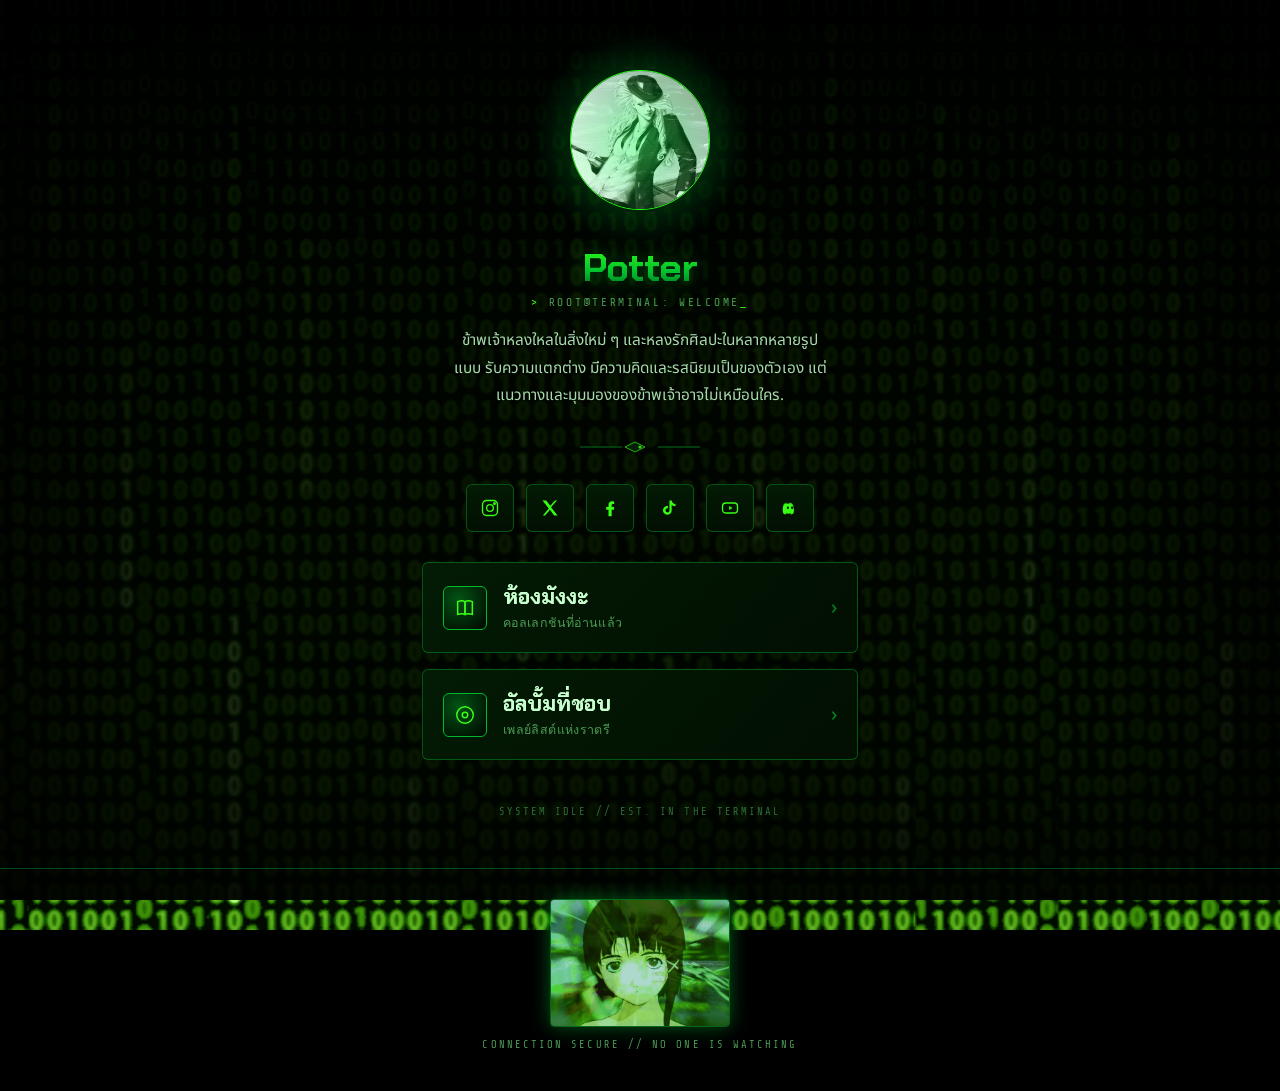
<file: index.html>
<!DOCTYPE html>
<html lang="th">
<head>
<meta charset="UTF-8">
<meta name="viewport" content="width=device-width, initial-scale=1.0">
<title>~/terminal · Link in Bio</title>
<link rel="preconnect" href="https://fonts.googleapis.com">
<link href="https://fonts.googleapis.com/css2?family=Chakra+Petch:wght@400;500;600;700&family=Share+Tech+Mono&family=Noto+Sans+Thai:wght@400;500;600;700&display=swap" rel="stylesheet">
<link rel="stylesheet" href="style.css">
</head>
<body>

<div class="embers" id="embers"></div>
<div class="vignette"></div>
<div class="scanlines"></div>

<div class="doors" id="doors">
  <div class="door l"><div class="cross"></div></div>
  <div class="door r"><div class="cross"></div></div>
</div>

<div class="wrap">

  <!-- ============ HOME ============ -->
  <section class="page active" id="home">
    <div class="frame">
      <div class="glow"></div>
      <div class="avatar">
        <img id="profile-img" src="" alt="Profile">
      </div>
    </div>

    <h1 class="name">Potter</h1>
    <div class="tagline">root@terminal: welcome</div>
    <p class="bio">ข้าพเจ้าหลงใหลในสิ่งใหม่ ๆ และหลงรักศิลปะในหลากหลายรูปแบบ รับความแตกต่าง มีความคิดและรสนิยมเป็นของตัวเอง แต่แนวทางและมุมมองของข้าพเจ้าอาจไม่เหมือนใคร.</p>

    <div class="divider">
      <svg viewBox="0 0 120 22" fill="none" xmlns="http://www.w3.org/2000/svg">
        <line x1="0" y1="11" x2="42" y2="11" stroke="#00ff41" stroke-opacity="0.5"/>
        <line x1="78" y1="11" x2="120" y2="11" stroke="#00ff41" stroke-opacity="0.5"/>
        <path d="M55 6 L65 11 L55 16 L45 11 Z" fill="#04250a" stroke="#39ff14" stroke-width="0.8"/>
        <circle cx="60" cy="11" r="1.6" fill="#39ff14"/>
      </svg>
    </div>

    <div class="socials">
      <a class="social-btn" href="https://www.instagram.com/dextersken.fromhell.th.com.ded/" aria-label="Instagram" title="Instagram">
        <svg viewBox="0 0 24 24" fill="none" stroke="currentColor" stroke-width="1.6"><rect x="3" y="3" width="18" height="18" rx="5"/><circle cx="12" cy="12" r="4"/><circle cx="17.4" cy="6.6" r="1"/></svg>
      </a>
      <a class="social-btn" href="#" aria-label="X / Twitter" title="X">
        <svg viewBox="0 0 24 24" fill="currentColor"><path d="M3 3l7.5 9.5L3.4 21H6l6-6.9 5 6.9h4l-7.8-10L20.4 3H18l-5.6 6.4L7.4 3H3z"/></svg>
      </a>
      <a class="social-btn" href="https://www.facebook.com/cuz.noone" aria-label="Facebook" title="Facebook">
        <svg viewBox="0 0 24 24" fill="currentColor"><path d="M14 22v-8h2.7l.4-3.2H14V8.7c0-.9.3-1.6 1.7-1.6H17V4.3C16.6 4.3 15.6 4 14.4 4c-2.5 0-4.2 1.5-4.2 4.4v2.4H7.5v3.2H10.2v8H14z"/></svg>
      </a>
      <a class="social-btn" href="https://www.tiktok.com/@stfu_nbc_mfs" aria-label="TikTok" title="TikTok">
        <svg viewBox="0 0 24 24" fill="currentColor"><path d="M14 3c.4 2.4 2 4 4.6 4.2v2.7c-1.7 0-3.2-.5-4.6-1.5v6.4a5.2 5.2 0 1 1-4.5-5.1v2.8a2.4 2.4 0 1 0 1.9 2.3V3H14z"/></svg>
      </a>
      <a class="social-btn" href="https://www.youtube.com/@Warakornisgod" aria-label="YouTube" title="YouTube">
        <svg viewBox="0 0 24 24" fill="none" stroke="currentColor" stroke-width="1.6"><rect x="3" y="6" width="18" height="12" rx="4"/><path d="M11 9.5l4 2.5-4 2.5z" fill="currentColor" stroke="none"/></svg>
      </a>
      <a class="social-btn" href="https://discord.com/users/annie._asdf" aria-label="Discord" title="Discord">
        <svg viewBox="0 0 24 24" fill="currentColor"><path d="M8 5.5C6 6 4.5 7 4 9c-1 4-1 7 0 9.5 1.3 1 3 1.3 3 1.3l.6-1.3c-.6-.2-1.2-.5-1.7-.9.4.2.9.5 1.4.7 1.6.7 3.7.7 5.4 0 .5-.2 1-.5 1.4-.7-.5.4-1.1.7-1.7.9l.6 1.3s1.7-.3 3-1.3c1.1-3 .8-6-.4-9.5-.5-2-2-3-4-3.5l-.5 1.1c1 .2 1.9.6 2.7 1.2-1.4-.7-3-1.1-4.7-1.1s-3.3.4-4.7 1.1c.8-.6 1.7-1 2.7-1.2L8 5.5zM9.5 13.2c-.7 0-1.3-.7-1.3-1.5s.6-1.5 1.3-1.5 1.4.7 1.3 1.5c0 .8-.6 1.5-1.3 1.5zm5 0c-.7 0-1.3-.7-1.3-1.5s.6-1.5 1.3-1.5 1.3.7 1.3 1.5-.6 1.5-1.3 1.5z"/></svg>
      </a>
    </div>

    <div class="cards">
      <a class="nav-card" href="Manga_shelf/manga_shelf.html">
        <div class="ic"><svg viewBox="0 0 24 24" fill="none" stroke="currentColor" stroke-width="1.6"><path d="M4 5c3-1 6-1 8 0v14c-2-1-5-1-8 0V5z"/><path d="M20 5c-3-1-6-1-8 0v14c2-1 5-1 8 0V5z"/></svg></div>
        <div class="txt"><h3>ห้องมังงะ</h3><p>คอลเลกชันที่อ่านแล้ว</p></div>
        <div class="arrow">›</div>
      </a>
      <a class="nav-card" href="Album_shelf/album_shelf.html">
        <div class="ic"><svg viewBox="0 0 24 24" fill="none" stroke="currentColor" stroke-width="1.6"><circle cx="12" cy="12" r="9"/><circle cx="12" cy="12" r="3"/></svg></div>
        <div class="txt"><h3>อัลบั้มที่ชอบ</h3><p>เพลย์ลิสต์แห่งราตรี</p></div>
        <div class="arrow">›</div>
      </a>
    </div>

    <footer class="page-footer">system idle // est. in the terminal</footer>
  </section>

</div>

<footer class="site-footer">
  <img src="images/gif/footer_lain.gif" alt="footer">
  <p>connection secure // no one is watching</p>
</footer>

<script>
  // embers
  const emberHost = document.getElementById('embers');
  const N = 26;
  for(let i=0;i<N;i++){
    const e = document.createElement('div');
    e.className = 'ember';
    const size = 2 + Math.random()*2.5;
    e.style.width = size+'px';
    e.style.height = size+'px';
    e.style.left = Math.random()*100+'vw';
    e.style.setProperty('--drift', (Math.random()*60-30)+'px');
    const dur = 7 + Math.random()*8;
    e.style.animationDuration = dur+'s';
    e.style.animationDelay = (-Math.random()*dur)+'s';
    emberHost.appendChild(e);
  }

  // coffin-door page transition
  const doors = document.getElementById('doors');
  let animating = false;

  function goTo(id){
    if(animating) return;
    animating = true;
    doors.classList.add('show');
    // ensure doors start closed
    doors.classList.remove('open');
    void doors.offsetWidth; // reflow
    requestAnimationFrame(()=>{
      doors.classList.add('open');
    });
    setTimeout(()=>{
      document.querySelectorAll('.page').forEach(p=>p.classList.remove('active'));
      document.getElementById(id).classList.add('active');
      window.scrollTo({top:0, behavior:'instant'});
    }, 420);
    setTimeout(()=>{
      doors.classList.remove('open');
      doors.classList.remove('show');
      animating = false;
    }, 950);
  }
  
  // Random profile image
  const profiles = [
    "images/profile/marie.jpg",
    "images/profile/potter.jpg",
    "images/profile/potter_2.jpg",
    "images/profile/potter_3.jpg",
    "images/profile/potter_4.jpg",
    "images/profile/potter_5.jpg",
  ];
  
  const randomProfile =
    profiles[Math.floor(Math.random() * profiles.length)];
  
  document.getElementById("profile-img").src = randomProfile;
</script>

</body>
</html>
</file>
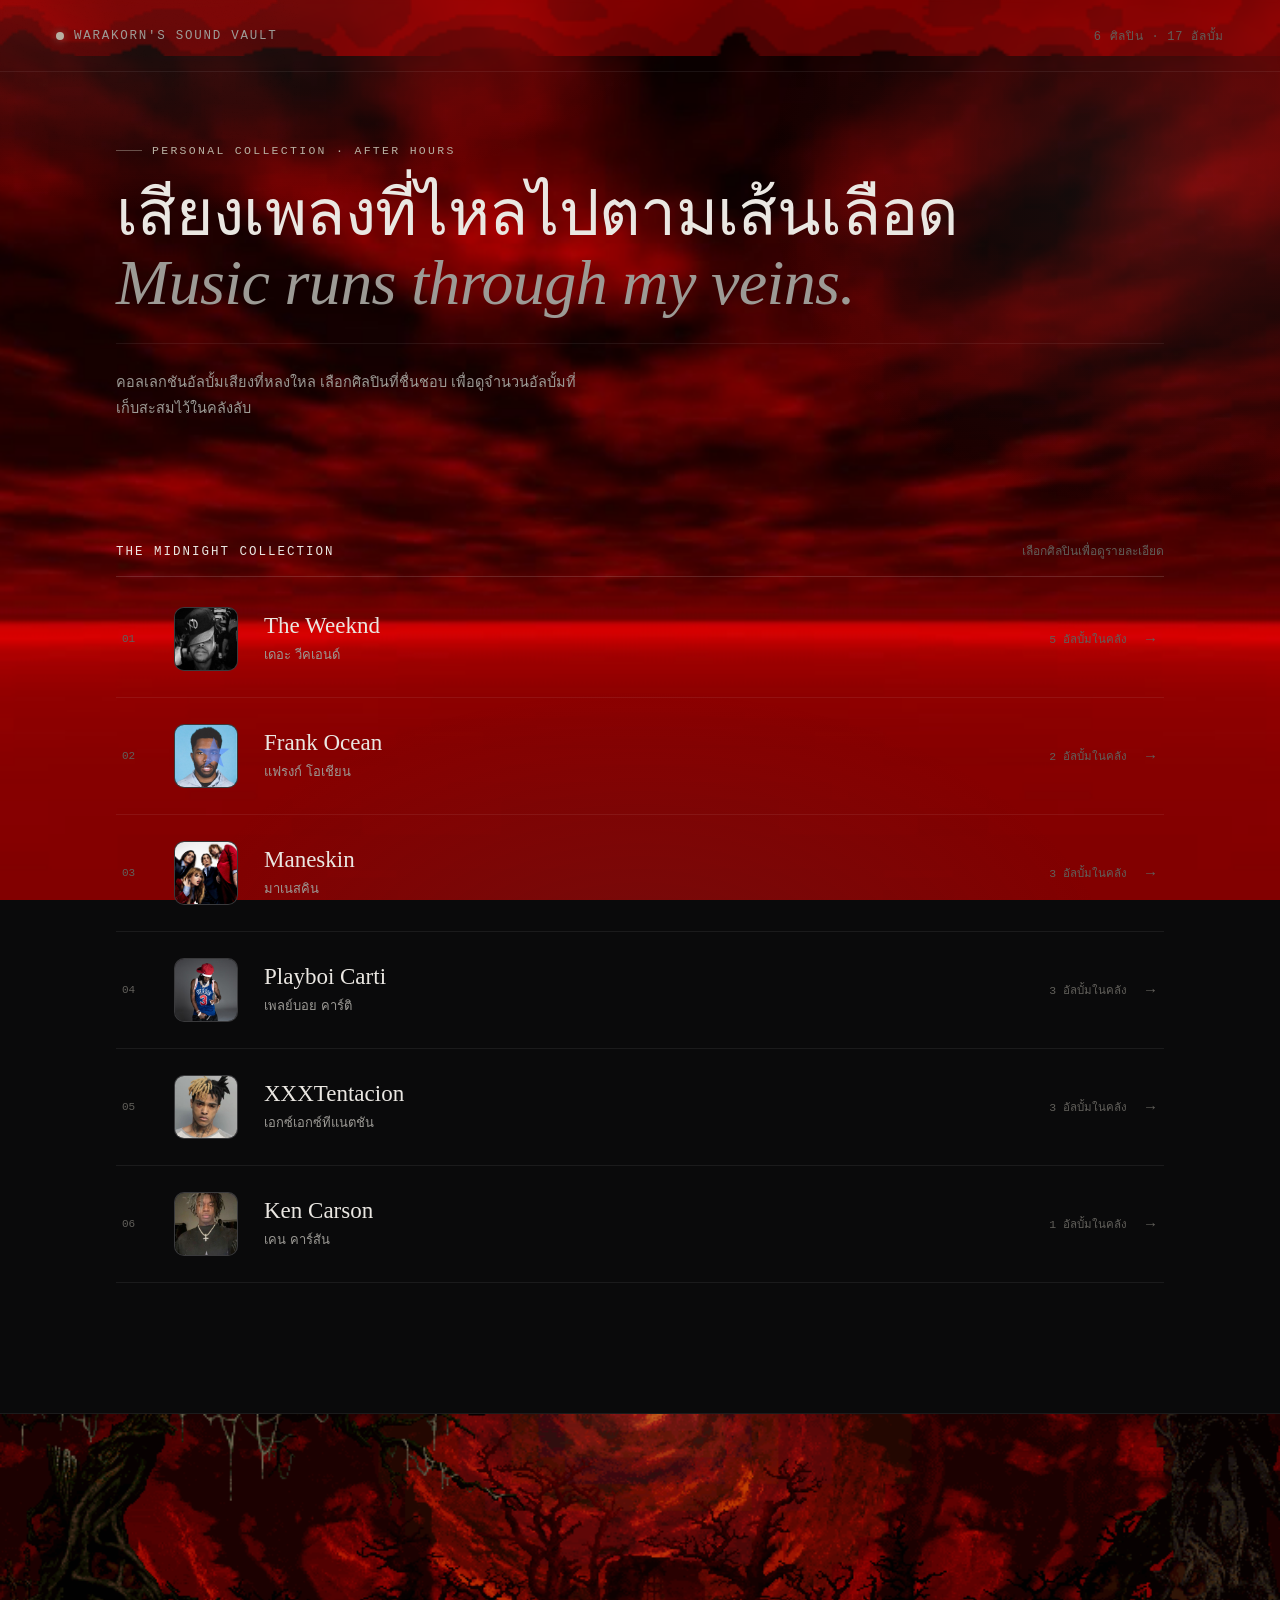
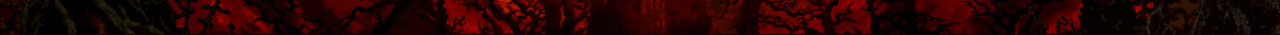
<file: Album_shelf/album_shelf.html>
<!DOCTYPE html>
<html lang="th">
<head>
<meta charset="UTF-8">
<meta name="viewport" content="width=device-width, initial-scale=1.0">
<title>Warakorn's Sound Vault</title>
<link rel="stylesheet" href="styles.css">
</head>
<body>

<svg class="grain" width="0" height="0">
  <filter id="noiseFilter">
    <feTurbulence type="fractalNoise" baseFrequency="0.9" numOctaves="2" stitchTiles="stitch"/>
    <feColorMatrix type="saturate" values="0"/>
  </filter>
</svg>
<svg class="grain"><rect width="100%" height="100%" filter="url(#noiseFilter)"/></svg>
<div class="haze"></div>

<header>
  <img class="header-gif" src="images/gif/blood_driping.gif" alt="">
  <div class="brand"><span class="dot"></span>WARAKORN'S SOUND VAULT</div>
  <div class="tally" id="headerTally">6 ศิลปิน · 21 อัลบั้ม</div>
</header>

<main>

  <section class="view active" id="shelfView">
    <div class="hero">
      <div class="eyebrow">Personal collection · after hours</div>
      <h1 class="title">เสียงเพลงที่ไหลไปตามเส้นเลือด<em>Music runs through my veins.</em></h1>
      <div class="hero-row">
        <p class="hero-desc">คอลเลกชันอัลบั้มเสียงที่หลงใหล เลือกศิลปินที่ชื่นชอบ เพื่อดูจำนวนอัลบั้มที่เก็บสะสมไว้ในคลังลับ</p>
      </div>
    </div>

    <div class="section-head">
      <h2>The Midnight Collection</h2>
      <span id="listCount">เลือกศิลปินเพื่อดูรายละเอียด</span>
    </div>

    <div id="artistList"></div>
  </section>

  <section class="view" id="detailView">
    <button class="back" onclick="showShelf()">← กลับสู่คลังทั้งหมด</button>
    <div class="detail-hero">
      <div class="detail-eyebrow" id="detailEyebrow">Artist 01</div>
      <h1 class="detail-title" id="detailTitle"></h1>
      <p class="detail-desc" id="detailDesc"></p>
    </div>

    <div class="vol-head">
      <h3>Albums in the archive</h3>
      <span id="detailCount"></span>
    </div>

    <div class="albums" id="albumList"></div>
  </section>

</main>

<footer class="site-footer">
  <img class="footer-gif" src="images/gif/un_partido_y_una_pintura_[Bychance]_footer.gif" alt="">
</footer>

<script>
const artists = [
  {
    id:'weeknd',
    name:'The Weeknd',
    thai:'เดอะ วีคเอนด์',
    desc:'เสียงฟอลเซตโตเหนือซินธ์มืดหม่น เรื่องเล่าของราตรีในเมืองที่ไม่เคยหลับ นักร้องขวัญใจแห่งย่านสกาโบโรห์ที่เปลี่ยนโฉมหน้าอาร์แอนด์บียุคใหม่',
    albums:[
      {title:'House of Balloons',slug:'house-of-balloons',year:'2011 · Mixtape',note:'จุดเริ่มต้นของทุกอย่าง',tracks:9,tracknames:['High for This','What You Need','House of Balloons / Glass Table Girls','The Morning','Wicked Games','The Party & the After Party','Coming Down','Loft Music','The Knowing'],spotify:'https://open.spotify.com/album/7zCODUHkfuRxsUjtuzNqbd?si=pJ4RjWPKQEmz2q3orHRhYA'},
      {title:'Thursday',slug:'thursday',year:'2011 · Studio Album',tracks:9, tracknames:['Lonely Star','Life of the Party','Thursday','The Zone (feat. Drake)','The Birds Pt. 1','The Birds Pt. 2','Gone','Rolling Stone','Heaven or Las Vegas'],spotify:'https://open.spotify.com/album/6F87lH0I09qlrzvCCKc7lz?si=kmkVPTmcTXyNEoGAyP1MjQ'},
      {title:'Beauty Behind the Madness',slug:'beauty-behind-the-madness',year:'2015 · Studio Album',tracks:14, tracknames:['Real Life','Losers (feat. Labrinth)','Tell Your Friends','Often','The Hills','Acquainted','Can’t Feel My Face','Shameless','Earned It (Fifty Shades of Grey)','In the Night','As You Are','Dark Times (feat. Ed Sheeran)','Prisoner (feat. Lana Del Rey)','Angel'],spotify:'https://open.spotify.com/album/0P3oVJBFOv3TDXlYRhGL7s?si=6aIq8prISe2RHkaSj8zhbw'},
      {title:'Echoes Of Silence',slug:'echoes-of-silence',year:'2011 · Studio Album',tracks:9,tracknames:['D.D.','Montreal','Outside','XO / The Host','Initiation','Same Old Song (feat. Juicy J)','The Fall','Next','Echoes of Silence'],spotify:'https://open.spotify.com/album/04hy4jb1GDD00otiwzsFUB?si=2DUHxgqnRcqRlmGYwJgpCg'},
      {title:'Kiss Land (Deluxe)',slug:'kiss-land',year:'2013 · Studio Album',note:'ฟังทีไรก็เหมือนย้อนเวลา',tracks:12,tracknames:['Professional','The Town','Adaptation','Love In The Sky','Belong To The World','Live For (feat. Drake)','Wanderlust','Kiss Land','Pretty','Tears In The Rain','Wanderlust (Pharrell Remix)','Odd Look (feat. The Weeknd) - Kavinsky'],spotify:'https://open.spotify.com/album/6wRev1uYL0JsMsWqktJuVi?si=l9fAYurBQ8aww4uQklYqMA'},

    ]
  },
  {
    id:'frank',
    name:'Frank Ocean',
    thai:'แฟรงก์ โอเชียน',
    desc:'บทกวีอาร์แอนด์บีที่ลื่นไหลข้ามแนวเพลง เสียงเปราะบางที่เล่าเรื่องความรักและความทรงจำอย่างตรงไปตรงมา',
    albums:[
      {title:'channel ORANGE',slug:'channel-orange',year:'2012 · Studio Album',tracks:17,tracknames:['Start','Thinkin Bout You','Fertilizer','Sierra Leone','Sweet Life','Not Just Money','Super Rich Kids (feat. Earl Sweatshirt)','Pilot Jones','Crack Rock','Pyramids','Lost','White (feat. John Mayer)','Monks','Bad Religion','Pink Matter (feat. André 3000)','Forrest Gump','End'],spotify:'https://open.spotify.com/album/392p3shh2jkxUxY2VHvlH8?si=xFaZ2pxwS96qPkLlBV9Z3g'},
      {title:'Blonde',slug:'blonde',year:'2016 · Studio Album',note:'ฟังทีไรก็เหมือนย้อนเวลา',tracks:17,tracknames:['Nikes','Ivy','Pink + White','Be Yourself','Solo','Skyline To','Self Control','Good Guy','Nights','Solo (Reprise)','Pretty Sweet','Facebook Story','Close to You','White Ferrari','Seigfried','Godspeed','Futura Free'],spotify:'https://open.spotify.com/album/3mH6qwIy9crq0I9YQbOuDf?si=TiLUwKhpSDekBBkDzsSNXg'},
    ]
  },
  {
    id:'maneskin',
    name:'Maneskin',
    thai:'มาเนสคิน',
    desc:'ร็อกสัญชาติอิตาลีที่พาเพลงร็อกกลับมาครองเวทีโลกอีกครั้ง ด้วยพลังดิบและความมั่นใจของวัยรุ่นยุคใหม่',
    albums:[
      {title:'Il ballo della vita',slug:'il-ballo-della-vita',year:'2018 · Studio Album',tracks:12,tracknames:['New Song','Torna a casa',"L'altra dimensione",'Sh*t Blvd','Fear for Nobody','Le parole lontane','Immortale (feat. Vegas Jones)','Lasciami stare','Are You Ready?','Close to the Top','Niente da dire','Morirò da re'],spotify:'https://open.spotify.com/album/44a7Wk3Jh2JGVhjcFYWozj?si=iBX-gAQzRpqosrM5gtcJsQ'},
      {title:'Teatro d"Ira - Vol. I',slug:'teatro-d-ira',year:'2021 · Studio Album',tracks:8,tracknames:['Zitti e buoni','Coraline','LIVIDI SUI GOMITI','I WANNA BE YOUR SLAVE','IN NOME DEL PADRE','FOR YOUR LOVE','Lividi sui gomiti',"VENT'ANNI"],spotify:'https://open.spotify.com/album/7KF1Ain9mYYlg5M46g0i4A?si=TIbywqEpTR6Hs3KN9sdr6w'},
      {title:'RUSH! (ARE U COMING?)',slug:'rush',year:'2023 · Studio Album',tracks:17,tracknames:['Own My Mind','Gossip (feat. Tom Morello)','Timezone','Bla Bla Bla','Baby Said','Gasoline','Feel',"Don't Wanna Sleep",'Kool Kids','If Not for You','Read Your Diary','Mark Chapman','La Fine','Il Dono Della Vita','Mammamia','Supermodel','The Loneliest'],spotify:'https://open.spotify.com/album/2kcJ3TxBhSwmki0QWFXUz8?si=4lncbZveQ4G78PkDo8sW9Q'},
    ]
  },
  {
    id:'playboi',
    name:'Playboi Carti',
    thai:'เพลย์บอย คาร์ติ',
    desc:'แร็ปเปอร์ที่สร้างปรากฏการณ์ด้วยสไตล์เสียงที่เป็นเอกลักษณ์ การใช้เสียงออโต้จูนและจังหวะที่ติดหู ทำให้เพลงของเขาเป็นที่นิยมในหมู่แฟนเพลงฮิปฮอป',
    albums:[
      {title:'Playboi Carti',slug:'playboi-carti',year:'2017 · Studio Album',note:'แผ่นที่ต้องฟังรวดเดียวจบ',tracks:15,tracknames:['Location','Magnolia','Lookin (feat. Lil Uzi Vert)','wokeuplikethis* (feat. Lil Uzi Vert)','Let It Go','Half & Half','New Choppa (feat. A$AP Rocky)','Other Shit','NO. 9','dothatshit','Lame Niggaz','Yah Mean','Flex','Kelly K','Had 2'],spotify:'https://open.spotify.com/album/4rJgzzfFHAVFhCSt2P4I3j?si=Inm2p536TcuQnvWSGD19_Q'},
      {title:'Die Lit',slug:'die-lit',year:'2018 · Studio Album',tracks:19,tracknames:['Long Time (Intro)','R.I.P.','Lil Uzi Vert','Lean 4 Real','Old Money','Love Hurts','Shoota','Right Now','Poke It Out','Home (KOD)','Fell in Luv','Foreign','Pull Up','Mileage','FlatBed Freestyle','No Time'],spotify:'https://open.spotify.com/album/7dAm8ShwJLFm9SaJ6Yc58O?si=9CpP9gngQ02J1FknY5id1w'},
      {title:'Whole Lotta Red',slug:'whole-lotta-red',year:'2020 · Studio Album',tracks:24, tracknames:['Rockstar Made','Go2DaMoon','Stop Breathing','Beno!','JumpOutTheHouse','M3tamorphosis','Slay3r','No Sl33p','New Tank','Teen X','Meh','Vamp Anthem','New N3on','Control','Punk Monk','On That Time','King Vamp','Place','Sky','Over','ILoveUIHateU','Die4Guy','Not PLaying','F33l Lik3 Dyin'],spotify:'https://open.spotify.com/album/2QRedhP5RmKJiJ1i8VgDGR?si=czprN7bIS4OlZG1_bIA66A'}
    ]
  },
  {
    id:'xxxtentacion',
    name:'XXXTentacion',
    thai:'เอกซ์เอกซ์ทีแนตชัน',
    desc:'แร็ปเปอร์ผู้สร้างความเปลี่ยนแปลงในวงการเพลงด้วยสไตล์ที่หลากหลาย ทั้งฮิปฮอป อาร์แอนด์บี และร็อก เสียงร้องที่เต็มไปด้วยอารมณ์และความจริงใจ ทำให้เขาเป็นที่จดจำแม้หลังจากการจากไป',
    albums:[
      {title:'17',slug:'seven-teen',year:'2017 · Studio Album',tracks:11,tracknames: ['The Explanation', 'Jocelyn Flores', 'Depression & Obsession', 'Everybody Dies In Their Nightmares', 'Revenge', 'Save Me', 'Dead Inside (Interlude)', 'Fuck Love', 'Carry On', 'Orlando', 'Ayala (Outro)'],spotify:'https://open.spotify.com/album/5VdyJkLe3yvOs0l4xXbWp0?si=BQ-warYVSfyWLLLj4qQeqA'},
      {title:'?',slug:'question-mark',year:'2018 · Studio Album',note:'Sad',tracks:18, tracknames:['Introduction (instructions)', 'ALONE, PART 3', 'Moonlight', 'SAD!', 'the remedy for a broken heart (why am I so in love)', 'Floor 555', 'NUMB', 'infinity (888)', 'going down!', 'Pain = BESTFRIEND', '$$$', 'love yourself (interlude)', 'SMASH!', "I don't even speak spanish lol", 'changes', 'Hope', 'schizophrenia', 'before I close my eyes'],spotify:'https://open.spotify.com/album/2Ti79nwTsont5ZHfdxIzAm?si=f41k0OmiRFej6kv7rEptqw'},
      {title:'Bad Vibes Forever',slug:'bad-vibes-forever',year:'2019 · Studio Album',tracks:25 ,tracknames: ['Introduction', 'Ex Bitch', 'UGLY', 'bad vibes forever', 'School Shooters', 'I Changed Her Life', 'Triumph', 'LIMBO', 'before i realize', 'Ecstasy', 'Kill My Vibe', 'Hot Gyal', 'THE ONLY TIME I FEEL ALIVE', 'the interlude that never ends', 'Daemons', 'Attention!', 'Eat It Up', 'Voss', 'Royalty', "wanna grow old (i won't let go)", 'HEARTEATER', 'NorthStar Remix', 'CHASE / glass shards', 'numb the pain', "IT'S ALL FADING TO BLACK"],spotify:'https://open.spotify.com/album/3hn46RDrEmoi4XhLjgdNjZ?si=ZK8IzdIwTG6wi9bWe8YEQA'},
    ]
  },
  {
    id:'ken',
    name:'Ken Carson',
    thai:'เคน คาร์สัน',
    desc:'แร็ปเปอร์รุ่นใหม่ที่นำเสนอเสียงเพลงที่สดใสและจังหวะที่ติดหู ด้วยสไตล์ที่เป็นเอกลักษณ์และการใช้เทคนิคการร้องที่หลากหลาย ทำให้เขาเป็นหนึ่งในศิลปินที่น่าจับตามองในวงการฮิปฮอปยุคใหม่',
    albums:[
      {title:'A Great Chaos (Deluxe)',slug:'a-great-chaos-deluxe',year:'2023 · Studio Album',tracks:25, tracknames: ['Green Room', 'Jennifer’s Body', 'Fighting My Demons', 'Singapore', 'Lose It', 'Hardcore', 'Me N My Kup', "It's Over", 'Succubus', 'Paranoid', 'Pots', 'Like This', 'Overtime', 'Vampire Hour', 'Nightcore', 'Nightcore 2', 'Rockstar Lifestyle', 'I Need U', 'Loading', 'More Chaos', 'Overseas', 'Toxic', 'Leather Jacket', 'Freestyle 2','ss','mewtwo'],spotify:'https://open.spotify.com/album/58iEeJbYd6OBGRM0TiwltL?si=DznHUB2QT_KzsYqFxtkbQA'},
    ]
  }
];

const artistList = document.getElementById('artistList');
const totalAlbums = artists.reduce((sum,a)=>sum+a.albums.length,0);
document.getElementById('headerTally').textContent = artists.length + ' ศิลปิน · ' + totalAlbums + ' อัลบั้ม';

artists.forEach((a,i)=>{
  const row = document.createElement('div');
  row.className='row';
  row.onclick = ()=>showDetail(a.id);
  row.innerHTML = `
    <div class="row-num">${String(i+1).padStart(2,'0')}</div>
    <img class="cover" src="images/artists/${a.id}.jpg" alt="${a.name}" onerror="this.classList.add('cover-fallback')">
    <div class="row-main">
      <div class="row-title">${a.name}</div>
      <div class="row-sub">${a.thai}</div>
    </div>
    <div class="row-meta">
      <div class="row-count">${a.albums.length} อัลบั้มในคลัง</div>
      <div class="arrow">→</div>
    </div>
  `;
  artistList.appendChild(row);
});

function showShelf(){
  document.getElementById('shelfView').classList.add('active');
  document.getElementById('detailView').classList.remove('active');
  window.scrollTo({top:0,behavior:'smooth'});
}

function showDetail(id){
  const a = artists.find(x=>x.id===id);
  const idx = artists.indexOf(a);
  document.getElementById('detailEyebrow').textContent = 'Artist ' + String(idx+1).padStart(2,'0');
  document.getElementById('detailTitle').textContent = a.name + ' (' + a.thai + ')';
  document.getElementById('detailDesc').textContent = a.desc;
  document.getElementById('detailCount').textContent = a.albums.length + ' อัลบั้มในคอลเลกชัน';

  const list = document.getElementById('albumList');
  list.innerHTML='';
  a.albums.forEach((al,i)=>{
    const trackItems = Array.from({length: al.tracks}, (_,t)=>
      `<li><span class="tr-num">${String(t+1).padStart(2,'0')}</span><span class="tr-name">${al.tracknames && al.tracknames[t] ? al.tracknames[t] : 'เพลงที่ ' + (t+1)}</span></li>`
    ).join('');

    const el = document.createElement('div');
    el.className='album';
    el.innerHTML = `
      <div class="album-cover">
        <img src="images/covers/${a.id}-${al.slug}.jpg" alt="${al.title} cover" onerror="this.style.display='none'; this.parentElement.classList.add('cover-fallback')">
      </div>
      <div class="album-body">
        <div class="album-tag">Volume ${String(i+1).padStart(2,'0')}</div>
        <div class="album-title">${al.title}</div>
        <div class="album-year">${al.year}</div>
        ${al.note ? `<div class="album-note">${al.note}</div>` : ''}
        <ol class="tracklist">${trackItems}</ol>
        <a class="play-btn" href="${al.spotify || 'https://open.spotify.com/search/' + encodeURIComponent(a.name + ' ' + al.title)}" target="_blank" rel="noopener">
          <span class="play-icon">▶</span> ฟังอัลบั้มนี้ · Spotify
        </a>
      </div>
    `;
    list.appendChild(el);
  });

  document.getElementById('shelfView').classList.remove('active');
  document.getElementById('detailView').classList.add('active');
  window.scrollTo({top:0,behavior:'smooth'});
}
</script>

</body>
</html>
</file>
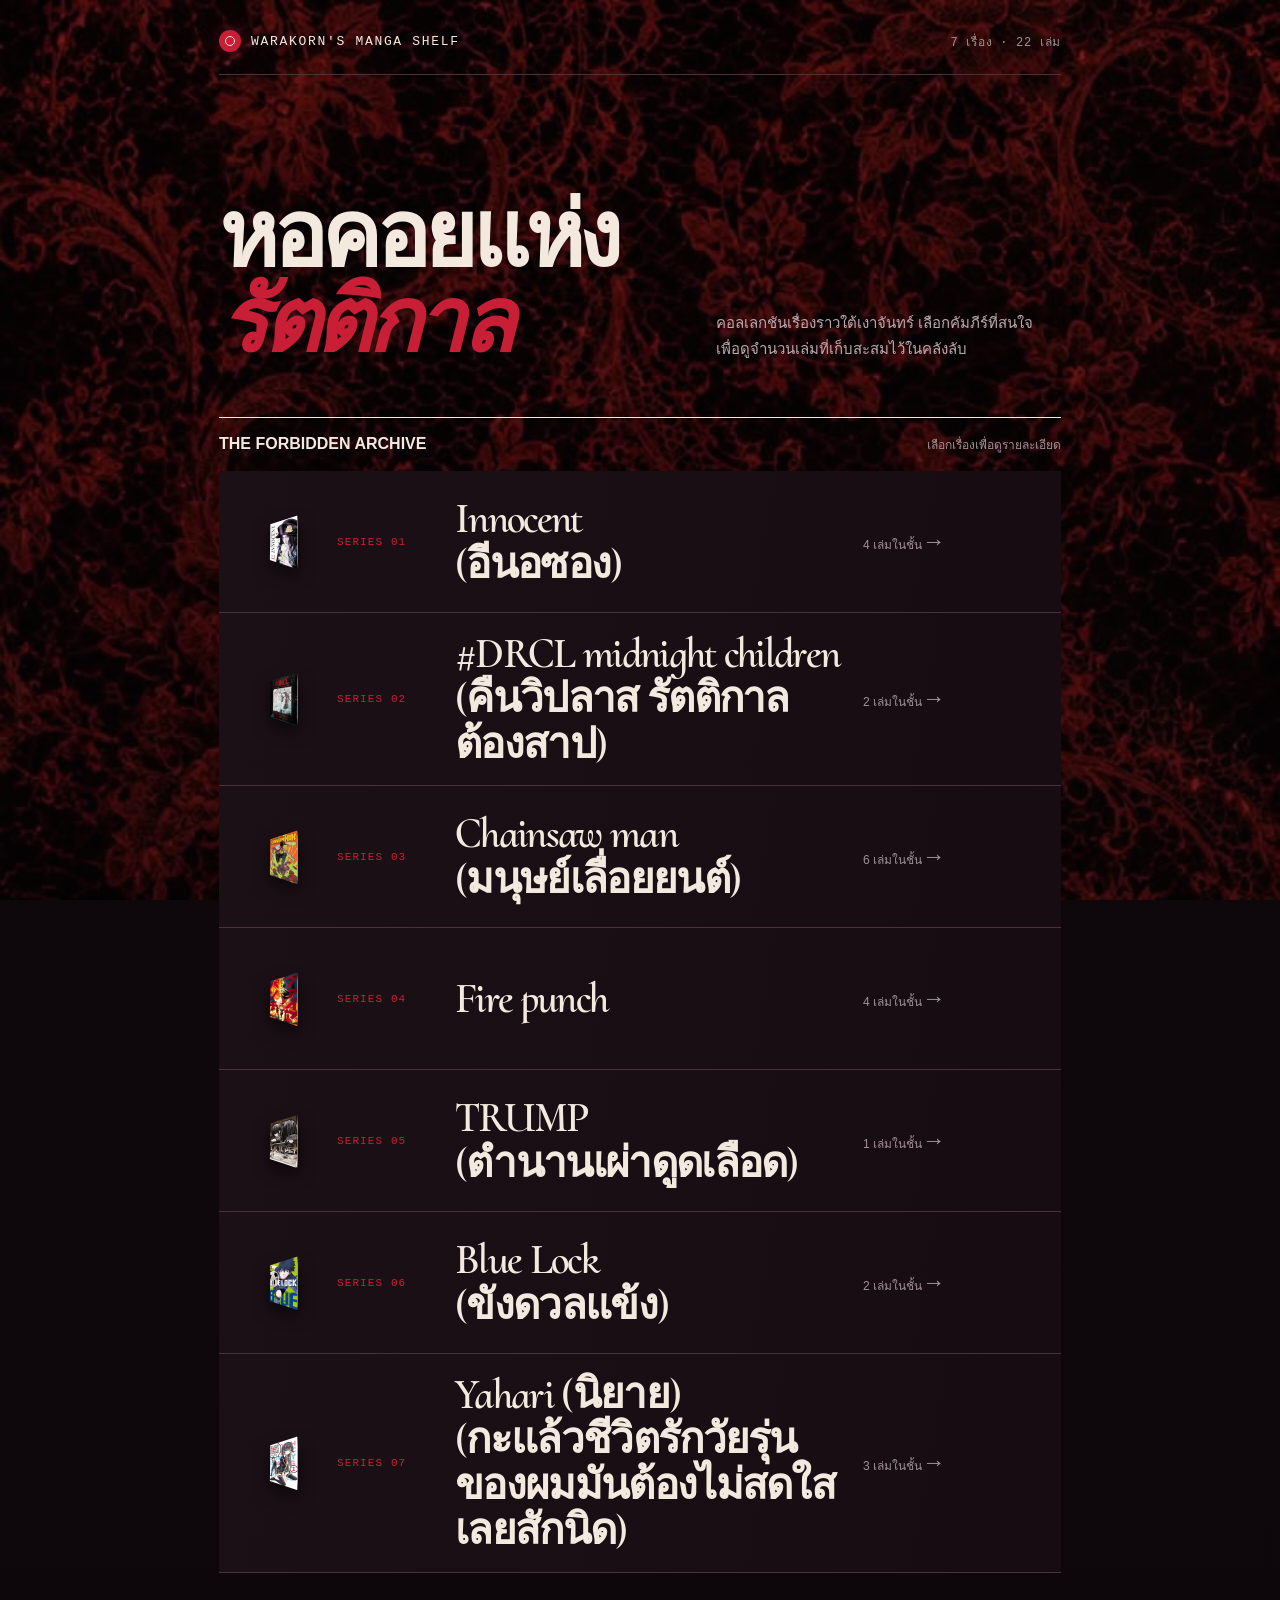
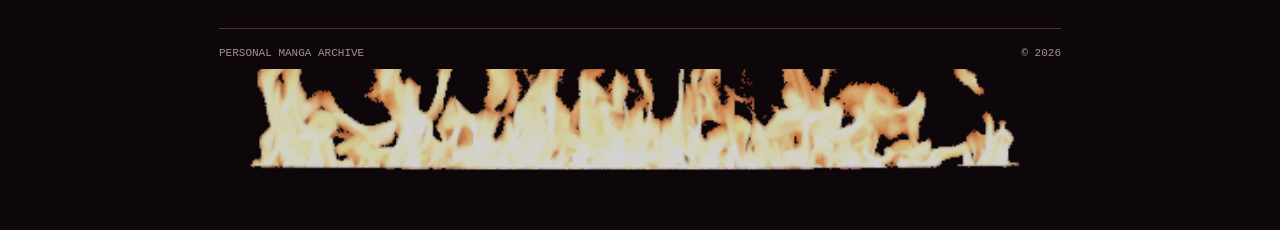
<file: Manga_shelf/manga_shelf.html>
<!doctype html>
<html lang="th">
<head>
  <meta charset="UTF-8" />
  <meta name="viewport" content="width=device-width, initial-scale=1.0" />
  <title>Warakorn's Manga Shelf — คลังมังงะของวรากรณ์</title>
  <link rel="preconnect" href="https://fonts.googleapis.com">
  <link rel="preconnect" href="https://fonts.gstatic.com" crossorigin>
  <link href="https://fonts.googleapis.com/css2?family=Cormorant+Upright:wght@300;400;500;600;700&display=swap" rel="stylesheet">
  <link rel="stylesheet" href="styles.css" />
</head>
<body>
  <div class="curtain-intro" aria-hidden="true">
    <span class="curtain curtain-left"></span>
    <span class="curtain curtain-right"></span>
    <span class="curtain-seam"></span>
  </div>
  <main class="page">
    <nav><div class="brand"><i class="mark"></i>Warakorn's Manga Shelf</div><div class="counter" id="totalCounter"></div></nav>
    <div id="collectionView">
      <header>
        <h1>หอคอยแห่ง<br><em>รัตติกาล</em></h1>
        <p class="intro">คอลเลกชันเรื่องราวใต้เงาจันทร์ เลือกคัมภีร์ที่สนใจ เพื่อดูจำนวนเล่มที่เก็บสะสมไว้ในคลังลับ</p>
      </header>
      <section aria-labelledby="collectionTitle">
        <div class="section-head"><h2 id="collectionTitle">THE FORBIDDEN ARCHIVE</h2><span>เลือกเรื่องเพื่อดูรายละเอียด</span></div>
        <div class="manga-grid" id="mangaGrid"></div>
      </section>
    </div>
    <section class="series-page" id="seriesPage" hidden aria-live="polite">
      <button class="back-button" id="backButton" type="button">← กลับสู่คลังมังงะ</button>
      <div class="series-hero"><span class="series" id="seriesNumber"></span><h2 id="seriesTitle"></h2><p id="seriesDescription"></p></div>
      <div class="section-head"><h2>VOLUMES IN THE ARCHIVE</h2><span id="seriesCount"></span></div>
      <div class="volume-list" id="volumeList"></div>
    </section>
    <footer><span>PERSONAL MANGA ARCHIVE</span><span>© 2026</span></footer>
    <img class="flame-footer" src="images/flame_2.gif" alt="" aria-hidden="true" />
  </main>
  <dialog id="detailDialog">
    <article class="modal">
      <button class="close" aria-label="ปิด" onclick="detailDialog.close()">×</button>
      <div class="modal-series" id="modalNo"></div><h3 id="modalTitle"></h3>
      <div class="volume-count"><span>จำนวนที่สะสมไว้</span><div class="number"><span id="modalVolumes"></span><small>เล่ม</small></div></div>
      <p class="status" id="modalStatus"></p>
    </article>
  </dialog>
  <script>
    // แก้ไขรายชื่อและจำนวนเล่มสะสมได้ที่นี่
    const mangas = [
      { title: 'Innocent \n(อีนอซอง)', volumes: 4, showroom: 'images/innocent_showroom.jpg', status: 'มีชายผู้หนึ่ง ที่เป็นตัวเอกอีกคนของช่วงเวลาอันมืดมิดนั้น เขาคือ ชาลส์-อ็องรี ซ็องซง ผู้นำตระกูลซ็องซง รุ่นที่ 4 ตระกูลซึ่งต้องรับสืบทอดตำแหน่ง เพชฌฆาตหลวงแห่งกรุงปารีส!!', covers: ['images/innocent_vol_1.png', 'images/innocent_vol_2.png', 'images/innocent_vol_3.png', 'images/innocent_vol_4.png'] },
      { title: '#DRCL midnight children \n(คืนวิปลาส รัตติกาลต้องสาป)', volumes: 2, showroom: 'images/DRCL_showroom.jpg', status: 'เรือดีมีเทอร์สัญชาติรัสเซีย ได้บรรทุกกล่องไม้แปลกประหลาดจากท่าเรือวาร์นาและออกจากท่าเรือ มุ่งสู่อังกฤษทว่าภายในเรือกลับเกิดเหตุน่าสยดสยองขึ้น!!', covers: ['images/drcl_vol_1.png', 'images/drcl_vol_2.png'] },
      { title: 'Chainsaw man \n(มนุษย์เลื่อยยนต์)', volumes: 6, showroom: 'images/chainsawman_showroom.jpg', status: 'เด็นจิเด็กหนุ่มที่จนกรอบยิ่งกว่ากรอบโดนจิกหัวใช้ในฐานะนักล่าปิศาจร่วมกับปิศาจโปจิตะ!!', covers: ['images/Chainsawman/chainsawman_vol_1.png', 'images/Chainsawman/chainsawman_vol_2.png', 'images/Chainsawman/chainsawman_vol_9.png', 'images/Chainsawman/chainsawman_vol_10.png', 'images/Chainsawman/chainsawman_vol_12.png', 'images/Chainsawman/chainsawman_vol_21.png'] },
      { title: 'Fire punch', volumes: 4, showroom: 'images/firepunch_showroom.jpg', status: '"แม่มดน้ำแข็ง"ทำให้โลกถุกปกคลุมไปด้วยหิมะความอดอยาก และความบ้าคลั่งผู้คนที่เหน็บหนาว ล้วนปรารถนาเปลวเพลิง...', covers: ['images/Firepunch/firepunch_vol_1.png', 'images/Firepunch/firepunch_vol_3.png', 'images/Firepunch/firepunch_vol_4.png', 'images/Firepunch/firepunch_vol_8.png'] },
      { title: 'TRUMP \n(ตำนานเผ่าดูดเลือด)', volumes: 1, showroom: 'images/trump_showroom.jpg', status: 'เรื่องราวลึกลับว่าด้วยชะตากรรมของเหล่าเด็กหนุ่มเผ่าดูดเลือดซึ่งสูญเสียความเป็นอมตะไปแล้วและถูกหลอกหลอนด้วยตำนานของ "TRUMP" ผู้มีชีวิตนิรันดร์!!', covers: ['images/Trump/trump_vol_1.png'] },
      { title: 'Blue Lock \n(ขังดวลแข้ง)', volumes: 2, showroom: 'images/bluelock_showroom.jpg', status: 'โปรเจกต์สร้างกองหน้าที่เห็นแก่ตัวที่สุดในโลก!!', covers: ['images/Bluelock/bluelock_vol_1.png', 'images/Bluelock/bluelock_vol_2.png'] },
      { title: 'Yahari (นิยาย)\n(กะแล้วชีวิตรักวัยรุ่นของผมมันต้องไม่สดใสเลยสักนิด)', volumes: 3, showroom: 'images/yahari_showroom.jpg', status: 'เรื่องราวของนักเรียนมัธยมปลายที่ถูกบังคับให้เข้าร่วมชมรมกิจกรรมเพื่อสังคมและต้องแก้ไขปัญหาของเพื่อนร่วมชั้น', covers: ['images/Yahari/yahari_vol_1.png', 'images/Yahari/yahari_vol_2.png', 'images/Yahari/yahari_vol_3.png'] }
    ];
    const grid = document.getElementById('mangaGrid');
    const dialog = document.getElementById('detailDialog');
    const collectionView = document.getElementById('collectionView');
    const seriesPage = document.getElementById('seriesPage');
    const volumeList = document.getElementById('volumeList');
    const total = mangas.reduce((sum, manga) => sum + manga.volumes, 0);
    document.getElementById('totalCounter').textContent = `${mangas.length} เรื่อง · ${total} เล่ม`;
    mangas.forEach((manga, index) => {
      const card = document.createElement('button');
      const icon = manga.covers?.[0];
      card.className = 'manga-card'; card.type = 'button';
      card.innerHTML = `${icon ? `<img class="manga-icon" src="${icon}" alt="ปก ${manga.title.replace(/\n/g, ' ')} เล่ม 1">` : '<span class="manga-icon manga-icon-placeholder" aria-hidden="true">✦</span>'}<span class="series">SERIES ${String(index + 1).padStart(2, '0')}</span><span class="title">${manga.title}</span><span class="card-bottom"><span>${manga.volumes} เล่มในชั้น</span><span class="arrow">→</span></span>`;
      card.addEventListener('click', () => {
        if (manga.covers?.length) { showSeries(manga, index); return; }
        document.getElementById('modalNo').textContent = `SERIES ${String(index + 1).padStart(2, '0')}`;
        document.getElementById('modalTitle').textContent = manga.title;
        document.getElementById('modalVolumes').textContent = manga.volumes;
        document.getElementById('modalStatus').textContent = manga.status;
        dialog.showModal();
      });
      grid.appendChild(card);
    });
    function showSeries(manga, index) {
      seriesPage.classList.toggle('has-showroom', Boolean(manga.showroom));
      seriesPage.style.setProperty('--showroom-image', manga.showroom ? `url("${manga.showroom}")` : 'none');
      document.getElementById('seriesNumber').textContent = `SERIES ${String(index + 1).padStart(2, '0')}`;
      document.getElementById('seriesTitle').textContent = manga.title;
      document.getElementById('seriesDescription').textContent = manga.status;
      document.getElementById('seriesCount').textContent = `${manga.covers.length} เล่มในคอลเลกชัน`;
      volumeList.replaceChildren();
      const volumeSeriesName = manga.title.replace(/\n/g, ' ').split('(')[0].trim();
      manga.covers.forEach((cover, volumeIndex) => {
        const coverPath = typeof cover === 'string' ? cover : cover.image;
        const fileVolume = coverPath.match(/_vol_(\d+)/i);
        const volumeNumber = typeof cover === 'object' ? cover.number : (fileVolume ? Number(fileVolume[1]) : volumeIndex + 1);
        const volume = document.createElement('article');
        volume.className = 'volume-card';
        volume.innerHTML = `<span class="volume-number">VOLUME ${String(volumeNumber).padStart(2, '0')}</span><img src="${coverPath}" alt="ปก ${volumeSeriesName} เล่ม ${volumeNumber}"><div class="volume-info"><span>${volumeSeriesName}</span><h3>เล่มที่ ${volumeNumber}</h3><p>จัดเก็บในคลังมังงะ</p></div>`;
        volumeList.appendChild(volume);
      });
      collectionView.hidden = true;
      seriesPage.hidden = false;
      window.scrollTo({ top: 0, behavior: 'smooth' });
    }
    document.getElementById('backButton').addEventListener('click', () => {
      seriesPage.hidden = true;
      collectionView.hidden = false;
      window.scrollTo({ top: 0, behavior: 'smooth' });
    });
    window.addEventListener('pageshow', () => {
      const curtain = document.querySelector('.curtain-intro');
      requestAnimationFrame(() => curtain.classList.add('is-opening'));
    });
  </script>
</body>
</html>
</file>
<file: style.css>
:root{
  --void:#000000;
  --panel:#031a04;
  --panel-2:#020e02;
  --blood:#0a4d12;
  --blood-bright:#00ff41;
  --gold:#00b82f;
  --gold-bright:#39ff14;
  --bone:#c9ffcf;
  --fog:#4d9955;
  --line:rgba(0,255,65,0.28);
}
*{box-sizing:border-box; margin:0; padding:0;}
html,body{background:var(--void); color:var(--bone); font-family:'Noto Sans Thai', monospace; overflow-x:hidden;}
body{
  min-height:100vh;
  background-image:
    linear-gradient(rgba(0,0,0,0.82), rgba(0,5,0,0.88)),
    url('images/background/greencode_background.gif');
  background-size:cover;
  background-position:center;
  background-attachment:fixed;
  background-repeat:no-repeat;
  position:relative;
}

/* floating embers -> falling code particles */
.embers{position:fixed; inset:0; pointer-events:none; z-index:1; overflow:hidden;}
.ember{
  position:absolute; bottom:-10px; width:3px; height:3px; border-radius:1px;
  background:var(--gold-bright); box-shadow:0 0 6px 1px rgba(57,255,20,0.8);
  opacity:0; animation:rise linear infinite;
}
@keyframes rise{
  0%{ transform:translateY(0) translateX(0); opacity:0; }
  10%{ opacity:.9; }
  90%{ opacity:.5; }
  100%{ transform:translateY(-110vh) translateX(var(--drift,20px)); opacity:0; }
}
.vignette{position:fixed; inset:0; pointer-events:none; z-index:2;
  box-shadow: inset 0 0 160px 60px rgba(0,0,0,0.8);
}
/* CRT scanlines */
.scanlines{
  position:fixed; inset:0; pointer-events:none; z-index:4;
  background:repeating-linear-gradient(0deg, rgba(0,255,65,0.035) 0px, rgba(0,255,65,0.035) 1px, transparent 2px, transparent 3px);
  mix-blend-mode:overlay;
}

.wrap{position:relative; z-index:3; max-width:480px; margin:0 auto; padding:56px 22px 40px;}

/* ---------- profile ---------- */
.frame{
    position: relative;
    width:168px;
    height:168px;
    margin:0 auto 22px;

    display:flex;
    justify-content:center;
    align-items:center;
}

.glow{position:absolute; inset:-24px; border-radius:50%;
  background:radial-gradient(circle, rgba(0,255,65,0.4), transparent 70%);
  filter:blur(6px); animation:pulse 3.5s ease-in-out infinite;
}
@keyframes pulse{ 0%,100%{opacity:.55; transform:scale(1);} 50%{opacity:1; transform:scale(1.08);} }
.avatar{
    width:140px;
    height:140px;
    border-radius:50%;
    overflow:hidden;
    border:1px solid #29ff03;

    display:flex;
    justify-content:center;
    align-items:center;
}

.avatar img{
    width:100%;
    height:100%;
    object-fit:cover;
    object-position:center;
    display:block;
}

.frame::before{ top:-8px; left:-8px; border-right:none; border-bottom:none; }
.frame::after{ bottom:-8px; right:-8px; border-left:none; border-top:none; }

.name{
  text-align:center; font-family:'Chakra Petch', monospace; font-weight:700;
  font-size:2.4rem; line-height:1.15; margin-top:6px;
  background:linear-gradient(180deg, var(--gold-bright), var(--gold) 60%, #0a5c1f);
  -webkit-background-clip:text; background-clip:text; color:transparent;
  text-shadow:0 0 24px rgba(0,255,65,0.35);
}
.tagline{
  text-align:center; font-family:'Share Tech Mono', monospace; font-size:.7rem; letter-spacing:.24em;
  color:var(--fog); text-transform:uppercase; margin-top:6px;
}
.tagline::before{ content:'> '; color:var(--gold-bright); }
.tagline::after{ content:'_'; color:var(--gold-bright); animation:blink 1s step-end infinite; }
@keyframes blink{ 50%{ opacity:0; } }
.bio{
  text-align:center; color:#a9d9ad; font-size:.96rem; line-height:1.8;
  margin:18px auto 0; max-width:380px;
}

.divider{ display:flex; justify-content:center; margin:26px 0; }
.divider svg{ width:120px; height:22px; opacity:.85; }

/* ---------- socials ---------- */
.socials{ display:flex; flex-wrap:wrap; justify-content:center; gap:12px; margin-bottom:30px; }
.social-btn{
  width:48px; height:48px; border-radius:6px; display:flex; align-items:center; justify-content:center;
  background:linear-gradient(180deg, var(--panel), var(--panel-2));
  border:1px solid var(--line); color:var(--gold-bright);
  text-decoration:none; transition:transform .25s ease, box-shadow .25s ease, border-color .25s ease;
}
.social-btn svg{ width:20px; height:20px; }
.social-btn:hover{
  transform:translateY(-3px);
  border-color:var(--blood-bright);
  box-shadow:0 6px 20px rgba(0,255,65,0.35);
}

/* ---------- section nav cards ---------- */
.cards{ display:flex; flex-direction:column; gap:16px; }
.nav-card{
  position:relative; overflow:hidden; cursor:pointer;
  border:1px solid var(--line); border-radius:6px;
  background:linear-gradient(135deg, var(--panel) 0%, var(--panel-2) 100%);
  padding:20px 20px; display:flex; align-items:center; gap:16px;
  transition:border-color .25s ease, transform .2s ease;
}
.nav-card:hover{ border-color:var(--gold); transform:translateY(-2px); box-shadow:0 0 16px rgba(0,255,65,0.2); }
.nav-card .ic{
  width:44px; height:44px; flex:none; border-radius:6px;
  background:radial-gradient(circle at 35% 30%, rgba(0,255,65,0.25), rgba(0,3,0,0.9));
  border:1px solid var(--gold); display:flex; align-items:center; justify-content:center;
}
.nav-card .ic svg{ width:22px; height:22px; color:var(--gold-bright); }
.nav-card .txt h3{ font-family:'Chakra Petch', monospace; font-size:1.35rem; color:var(--bone); font-weight:700; }
.nav-card .txt p{ font-size:.78rem; color:var(--fog); letter-spacing:.03em; margin-top:2px; font-family:'Share Tech Mono', monospace; }
.nav-card .arrow{ margin-left:auto; color:var(--gold); opacity:.7; font-size:1.3rem; }

footer.page-footer{ text-align:center; margin-top:46px; font-family:'Share Tech Mono', monospace; font-size:.65rem;
  letter-spacing:.2em; color:#2f6a37; text-transform:uppercase; }

/* ---------- global gif footer ---------- */
.site-footer{
  position:relative; z-index:3; text-align:center; padding:30px 22px 40px;
  border-top:1px solid var(--line); margin-top:10px;
}
.site-footer img{
  max-width:180px; width:100%; height:auto; display:block; margin:0 auto 12px;
  border:1px solid var(--line); border-radius:4px;
  filter:drop-shadow(0 0 10px rgba(0,255,65,0.35));
}
.site-footer p{
  font-family:'Share Tech Mono', monospace; font-size:.65rem; letter-spacing:.2em;
  color:var(--fog); text-transform:uppercase;
}

/* ---------- sub pages ---------- */
.page{ display:none; }
.page.active{ display:block; }
#home.active{ display:block; }

.page-header{ display:flex; align-items:center; gap:14px; margin-bottom:8px; }
.back-btn{
  display:flex; align-items:center; gap:6px; background:none; border:1px solid var(--line);
  color:var(--gold-bright); font-family:'Share Tech Mono', monospace; font-size:.68rem; letter-spacing:.15em;
  text-transform:uppercase; padding:8px 14px; border-radius:4px; cursor:pointer;
  transition:border-color .2s ease, color .2s ease;
}
.back-btn:hover{ border-color:var(--blood-bright); color:var(--gold-bright); box-shadow:0 0 12px rgba(0,255,65,0.25); }
.page-title{
  font-family:'Chakra Petch', monospace; font-weight:700; text-align:center; font-size:2rem;
  margin:10px 0 4px; color:var(--gold-bright);
  text-shadow:0 0 20px rgba(0,255,65,0.4);
}
.page-sub{ text-align:center; color:var(--fog); font-size:.8rem; margin-bottom:26px; font-family:'Share Tech Mono', monospace; }

.grid{ display:grid; grid-template-columns:1fr 1fr; gap:14px; }
.item{
  border:1px solid var(--line); border-radius:6px; overflow:hidden;
  background:var(--panel-2); transition:transform .2s ease, border-color .2s ease;
}
.item:hover{ transform:translateY(-3px); border-color:var(--gold); box-shadow:0 0 14px rgba(0,255,65,0.2); }
.cover{
  height:120px; display:flex; align-items:center; justify-content:center; text-align:center;
  padding:10px; font-family:'Chakra Petch', monospace; font-size:1.1rem; font-weight:700; color:#daffda;
  text-shadow:0 2px 6px rgba(0,0,0,0.7);
}
.item .meta{ padding:10px 12px 14px; }
.item .meta .sub{ font-size:.72rem; color:var(--fog); margin-bottom:6px; font-family:'Share Tech Mono', monospace; }
.stars{ font-size:.78rem; color:var(--gold); letter-spacing:1px; }
.badge{
  display:inline-block; font-size:.62rem; letter-spacing:.08em; padding:2px 8px; border-radius:4px;
  background:rgba(0,255,65,0.12); border:1px solid var(--line); color:var(--bone); margin-top:6px;
  font-family:'Share Tech Mono', monospace;
}

/* ---------- terminal-door transition ---------- */
.doors{ position:fixed; inset:0; z-index:50; perspective:1400px; pointer-events:none; visibility:hidden; }
.doors.show{ pointer-events:auto; visibility:visible; }
.door{
  position:absolute; top:0; bottom:0; width:50%;
  background:
    repeating-linear-gradient(90deg, #000d00 0 2px, #001c02 2px 40px),
    linear-gradient(180deg, #001404, #000200);
  border-right:1px solid rgba(0,255,65,0.25);
  display:flex; align-items:center; justify-content:center;
  transition:transform .85s cubic-bezier(.7,0,.2,1);
}
.door.l{ left:0; transform-origin:left center; }
.door.r{ right:0; transform-origin:right center; border-right:none; border-left:1px solid rgba(0,255,65,0.25); }
.doors.open .door.l{ transform:rotateY(-100deg); }
.doors.open .door.r{ transform:rotateY(100deg); }
.door .cross{ width:2px; height:90px; background:var(--gold); opacity:.5; position:relative; }
.door .cross::before{ content:''; position:absolute; top:26px; left:-19px; width:40px; height:2px; background:var(--gold); }

@media (prefers-reduced-motion: reduce){
  .ember, .glow, .door{ animation:none !important; transition:none !important; }
}

a {
    text-decoration: none;
}
</file>
<file: Album_shelf/styles.css>
@import url('https://fonts.googleapis.com/css2?family=Cormorant+Upright:wght@300;400;500;600;700&family=Pinyon+Script&display=swap');
.cormorant-upright-regular {
  font-family: "Cormorant Upright", serif;
  font-weight: 400;
  font-style: normal;
}

:root{
  --bg:#0a0a0b;
  --panel:#141416;
  --panel-2:#1a1a1c;
  --panel-hover:#1f1f22;
  --line:rgba(255,255,255,0.07);
  --line-strong:rgba(255,255,255,0.14);
  --text:#eae7e2;
  --text-dim:#9c9a95;
  --text-faint:#615f5a;
  --smoke:#b7b0a2;
  --smoke-dim:rgba(183,176,162,0.45);
}

*{margin:0;padding:0;box-sizing:border-box;}

body{
  background:var(--bg) url('images/background/background_1.jpg') center/cover no-repeat fixed;
  color:var(--text);
  font-family:'Inter',sans-serif;
  min-height:100vh;
  overflow-x:hidden;
}

.grain{
  position:fixed;inset:0;
  pointer-events:none;
  opacity:0.05;
  z-index:50;
  mix-blend-mode:overlay;
}

.haze{
  position:fixed;
  inset:0;
  pointer-events:none;
  z-index:0;
  background:
    radial-gradient(ellipse 900px 500px at 15% -10%, rgba(120,116,108,0.20), transparent 60%),
    radial-gradient(ellipse 700px 600px at 90% 20%, rgba(90,88,84,0.16), transparent 55%),
    radial-gradient(ellipse 800px 500px at 50% 110%, rgba(70,68,64,0.18), transparent 60%);
  animation:drift 30s ease-in-out infinite alternate;
}
@keyframes drift{
  0%{transform:translate(0,0) scale(1);}
  100%{transform:translate(-2%,3%) scale(1.06);}
}

header{
  position:relative;z-index:2;
  display:flex;align-items:center;justify-content:space-between;
  padding:26px 56px;
  border-bottom:1px solid var(--line);
  backdrop-filter:blur(2px);
  overflow:visible;
}
.header-gif{
  position:absolute;
  top:0;left:0;
  width:100%;
  height:56px;
  object-fit:cover;
  object-position:center top;
  opacity:0.55;
  mix-blend-mode:screen;
  pointer-events:none;
  z-index:-1;
}
.brand{
  display:flex;align-items:center;gap:10px;
  font-family:'IBM Plex Mono',monospace;
  font-size:12.5px;letter-spacing:0.14em;
  color:var(--text-dim);
  text-transform:uppercase;
}
.brand .dot{
  width:8px;height:8px;border-radius:50%;
  background:var(--smoke);
  box-shadow:0 0 10px var(--smoke-dim);
}
.brand b{color:var(--text);font-weight:500;}
.tally{
  font-family:'IBM Plex Mono',monospace;
  font-size:12px;color:var(--text-faint);letter-spacing:0.06em;
}

main{position:relative;z-index:2;max-width:1160px;margin:0 auto;padding:0 56px 90px;}

.view{display:none;}
.view.active{display:block;}

/* ---------- SHELF VIEW ---------- */
.hero{padding:72px 0 50px;}
.eyebrow{
  font-family:'IBM Plex Mono',monospace;
  font-size:11.5px;letter-spacing:0.2em;color:var(--smoke);
  text-transform:uppercase;margin-bottom:22px;
  display:flex;align-items:center;gap:10px;
}
.eyebrow::before{content:'';width:26px;height:1px;background:var(--smoke-dim);}

h1.title{
  font-family:'Fraunces',serif;
  font-weight:500;
  font-size:64px;
  line-height:1.08;
  letter-spacing:-0.01em;
  color:var(--text);
  margin-bottom:6px;
}
h1.title em{
  font-style:italic;font-weight:300;
  color:var(--text-dim);
  display:block;
}

.hero-row{
  display:flex;justify-content:space-between;align-items:flex-end;
  gap:40px;margin-top:26px;
  border-top:1px solid var(--line);
  padding-top:26px;
}
.hero-desc{
  max-width:480px;
  color:var(--text-dim);
  font-size:14.5px;line-height:1.75;
}

.section-head{
  display:flex;align-items:baseline;justify-content:space-between;
  margin:70px 0 4px;
  padding-bottom:16px;
  border-bottom:1px solid var(--line-strong);
}
.section-head h2{
  font-family:'IBM Plex Mono',monospace;
  font-size:12.5px;letter-spacing:0.16em;
  text-transform:uppercase;color:var(--text);
  font-weight:500;
}
.section-head span{
  font-size:12px;color:var(--text-faint);
  font-family:'IBM Plex Mono',monospace;
}

.row{
  display:flex;align-items:center;gap:26px;
  padding:26px 6px;
  border-bottom:1px solid var(--line);
  cursor:pointer;
  transition:background 0.25s ease, padding-left 0.25s ease;
}
.row:hover{background:linear-gradient(90deg, var(--panel-2), transparent); padding-left:16px;}

.cover{
  width:64px;height:64px;border-radius:10px;
  flex-shrink:0;object-fit:cover;
  background:var(--panel-2);
  border:1px solid var(--line-strong);
}
.cover.cover-fallback{
  background:
    linear-gradient(155deg, var(--panel-2) 0%, #101011 60%, #050506 100%);
}
.row-num{
  font-family:'IBM Plex Mono',monospace;
  font-size:11px;color:var(--text-faint);
  width:26px;flex-shrink:0;
}

.row-main{flex:1;min-width:0;}
.row-title{
  font-family:'Fraunces',serif;font-weight:500;font-size:23px;
  color:var(--text);margin-bottom:5px;
}
.row-sub{
  font-size:13px;color:var(--text-dim);
  font-family:'Inter',sans-serif;
}

.row-meta{
  display:flex;align-items:center;gap:16px;flex-shrink:0;
}
.row-count{
  font-family:'IBM Plex Mono',monospace;font-size:11.5px;
  color:var(--text-faint);white-space:nowrap;
}
.arrow{color:var(--text-faint);font-size:15px;transition:transform 0.25s ease, color 0.25s ease;}
.row:hover .arrow{transform:translateX(4px);color:var(--smoke);}

/* ---------- DETAIL VIEW ---------- */
.back{
  display:inline-flex;align-items:center;gap:8px;
  font-family:'IBM Plex Mono',monospace;font-size:11.5px;
  letter-spacing:0.08em;color:var(--text-dim);
  background:none;border:none;cursor:pointer;
  padding:32px 0 0;text-transform:uppercase;
  transition:color 0.2s ease;
}
.back:hover{color:var(--smoke);}

.detail-hero{
  padding:36px 0 46px;
  border-bottom:1px solid var(--line);
}
.detail-eyebrow{
  font-family:'IBM Plex Mono',monospace;font-size:11px;
  letter-spacing:0.18em;color:var(--text-faint);
  text-transform:uppercase;margin-bottom:18px;
}
.detail-title{
  font-family:'Fraunces',serif;font-weight:500;font-size:52px;
  line-height:1.05;letter-spacing:-0.01em;margin-bottom:18px;
}
.detail-desc{
  max-width:640px;color:var(--text-dim);font-size:14.5px;line-height:1.8;
}

.vol-head{
  display:flex;justify-content:space-between;align-items:baseline;
  margin:50px 0 6px;padding-bottom:14px;
  border-bottom:1px solid var(--line-strong);
  font-family:'IBM Plex Mono',monospace;
}
.vol-head h3{font-size:12px;letter-spacing:0.16em;text-transform:uppercase;color:var(--text);font-weight:500;}
.vol-head span{font-size:12px;color:var(--text-faint);}

.albums{display:flex;flex-direction:column;}
.album{
  display:flex;gap:30px;align-items:flex-start;
  padding:40px 6px;border-bottom:1px solid var(--line);
}
.album-cover{
  width:170px;height:170px;flex-shrink:0;
  border-radius:8px;position:relative;overflow:hidden;
  background:var(--panel-2);
  border:1px solid var(--line-strong);
}
.album-cover img{width:100%;height:100%;object-fit:cover;display:block;}
.album-cover.cover-fallback{
  background:linear-gradient(155deg, var(--panel-2) 0%, #101011 60%, #050506 100%);
}
.album-cover.cover-fallback::after{
  content:'';position:absolute;inset:0;
  background:radial-gradient(circle at 30% 20%, rgba(255,255,255,0.05), transparent 55%);
}

.album-body{flex:1;min-width:0;}
.album-tag{
  font-family:'IBM Plex Mono',monospace;font-size:10.5px;
  letter-spacing:0.14em;color:var(--text-faint);
  text-transform:uppercase;margin-bottom:8px;
}
.album-title{
  font-family:'Fraunces',serif;font-weight:500;font-size:26px;
  margin-bottom:6px;color:var(--text);
}
.album-year{
  font-size:13px;color:var(--text-dim);margin-bottom:10px;
}
.album-note{
  font-size:13px;color:var(--text-faint);font-style:italic;
  font-family:'Fraunces',serif;margin-bottom:16px;
}

.tracklist{
  list-style:none;
  columns:2;column-gap:28px;
  margin:16px 0 20px;
  max-width:520px;
}
.tracklist li{
  display:flex;align-items:baseline;gap:10px;
  padding:6px 0;font-size:13px;color:var(--text-dim);
  break-inside:avoid;
  border-bottom:1px dashed var(--line);
}
.tr-num{
  font-family:'IBM Plex Mono',monospace;font-size:11px;
  color:var(--text-faint);flex-shrink:0;width:18px;
}
.tr-name{color:var(--text-dim);}

.play-btn{
  display:inline-flex;align-items:center;gap:9px;
  font-family:'IBM Plex Mono',monospace;font-size:12px;
  letter-spacing:0.06em;color:var(--text);
  background:var(--panel-2);
  border:1px solid var(--line-strong);
  border-radius:999px;
  padding:10px 20px;
  text-decoration:none;
  transition:background 0.2s ease, border-color 0.2s ease, transform 0.2s ease;
}
.play-btn:hover{
  background:var(--panel-hover);
  border-color:var(--smoke-dim);
  transform:translateY(-1px);
}
.play-icon{
  font-size:9px;color:var(--smoke);
}

.site-footer{
  position:relative;z-index:2;
  border-top:1px solid var(--line);
  margin-top:40px;
  overflow:hidden;
}
.footer-gif{
  display:block;
  width:100%;
  max-height:220px;
  object-fit:cover;
  object-position:center;
  opacity:0.85;
}

@media (max-width:720px){
  .footer-gif{max-height:140px;}
  header,main{padding-left:22px;padding-right:22px;}
  h1.title{font-size:40px;}
  .detail-title{font-size:36px;}
  .hero-row{flex-direction:column;align-items:flex-start;gap:16px;}
  .row{gap:16px;}
  .cover{width:44px;height:44px;}
  .album{flex-direction:column;align-items:flex-start;}
  .album-cover{width:100%;height:220px;}
  .tracklist{columns:1;}
}
</file>
<file: Manga_shelf/styles.css>
:root { --ink:#f4e9df; --paper:#10090d; --card:#1b1016; --red:#c81f36; --gold:#b99254; --muted:#a39197; }
* { box-sizing: border-box; }
body { margin:0; color:var(--ink); background:linear-gradient(rgba(10,4,7,.28),rgba(10,4,7,.5)),url("images/backgrouund.jpg") center top / cover fixed,var(--paper); font-family:"Noto Sans Thai",sans-serif; min-height:100vh; }
.curtain-intro { position:fixed; z-index:100; inset:0; display:flex; pointer-events:none; }
.curtain-intro.is-opening { animation:curtainExit .1s linear 1.6s forwards; }
.curtain { width:50.5%; height:100%; background:repeating-linear-gradient(90deg,#3a0610 0 4%,#6f0b1c 8%,#bd1d32 15%,#5b0817 24%,#25030a 34%); box-shadow:inset -20px 0 26px rgba(0,0,0,.55),inset 7px 0 12px rgba(255,140,130,.18); }
.curtain-intro.is-opening .curtain-left { transform-origin:left center; animation:curtainLeft 1.25s cubic-bezier(.76,0,.24,1) .15s forwards; }
.curtain-intro.is-opening .curtain-right { transform-origin:right center; animation:curtainRight 1.25s cubic-bezier(.76,0,.24,1) .15s forwards; box-shadow:inset 20px 0 26px rgba(0,0,0,.55),inset -7px 0 12px rgba(255,140,130,.18); }
.curtain-seam { position:absolute; top:0; bottom:0; left:50%; width:4px; transform:translateX(-50%); background:#170207; box-shadow:0 0 13px #e73b4f; }
.curtain-intro.is-opening .curtain-seam { animation:seamFade .25s ease 1.15s forwards; }
@keyframes curtainLeft { to { transform:translateX(-104%) skewY(-1.5deg); } }
@keyframes curtainRight { to { transform:translateX(104%) skewY(1.5deg); } }
@keyframes seamFade { to { opacity:0; } }
@keyframes curtainExit { to { visibility:hidden; } }
.page { max-width:970px; margin:auto; padding:30px clamp(20px,5vw,72px) 56px; position:relative; }
nav { display:flex; align-items:center; justify-content:space-between; border-bottom:1px solid #4c303b; padding-bottom:22px; }
.brand { font:500 13px "DM Mono",monospace; letter-spacing:.13em; text-transform:uppercase; display:flex; align-items:center; gap:10px; }
.mark { width:22px; height:22px; border-radius:50%; background:var(--red); display:inline-block; position:relative; box-shadow:0 0 20px #c81f367d; }
.mark:after { content:""; position:absolute; inset:6px; border:1px solid #ffe4e1; border-radius:50%; }
.counter { font:500 12px "DM Mono",monospace; color:var(--muted); letter-spacing:.06em; }
header { padding:clamp(55px,10vw,120px) 0 50px; display:grid; grid-template-columns:1.15fr .85fr; gap:30px; align-items:end; }
h1 { font:600 clamp(46px,7vw,92px)/.96 "Cormorant Upright",serif; margin:0; letter-spacing:-.06em; }
h1 em { color:var(--red); font-weight:600; }
.intro { max-width:350px; color:#bbaab0; line-height:1.75; font-size:15px; margin:0 0 5px auto; }
.section-head { display:flex; justify-content:space-between; align-items:baseline; padding:17px 0; border-top:1px solid var(--ink); }
.section-head h2 { margin:0; font-size:16px; font-weight:700; }
.section-head span { font:12px "DM Mono",monospace; color:var(--muted); }
.manga-grid { display:grid; grid-template-columns:1fr; }
.manga-card { appearance:none; background:linear-gradient(100deg,#1b1016,#160c11); border:0; border-bottom:1px solid #4c303b; min-height:142px; text-align:left; padding:18px 30px; cursor:pointer; display:grid; grid-template-columns:70px 100px minmax(0,1fr) 120px 30px; align-items:center; gap:18px; transition:.25s ease; color:inherit; }
.manga-card:hover, .manga-card:focus-visible { background:linear-gradient(100deg,#3a101d,#211018); color:#fffaf0; outline:none; transform:translateX(9px); box-shadow:-7px 0 var(--red); }
.manga-card:focus-visible { outline:3px solid var(--gold); outline-offset:-3px; }
.series { font:11px "DM Mono",monospace; color:var(--red); letter-spacing:.1em; }
.manga-icon { display:block; width:64px; height:92px; object-fit:contain; object-position:center; filter:drop-shadow(0 7px 8px rgba(0,0,0,.6)); }
.manga-icon-placeholder { display:grid; place-items:center; border:1px solid #4c303b; color:var(--red); font-size:18px; filter:none; }
.manga-card:hover .series { color:#f1bd55; }
.title { font:600 clamp(27px,3.3vw,42px)/1.08 "Cormorant Upright",serif; letter-spacing:-.04em; }
.card-bottom { display:block; font-size:12px; color:var(--muted); }
.manga-card:hover .card-bottom { color:#c8c1b6; }
.arrow { font-size:23px; line-height:1; transition:transform .25s; }.manga-card:hover .arrow{transform:translateX(5px)}
.series-page { position:relative; isolation:isolate; padding:clamp(44px,8vw,90px) clamp(18px,4vw,45px) 48px; overflow:hidden; }
.series-page > * { position:relative; z-index:1; }
.series-page.has-showroom::before { content:""; position:absolute; z-index:-2; inset:0; background-image:var(--showroom-image); background-size:cover; background-position:center top; background-attachment:fixed; opacity:.48; }
.series-page.has-showroom::after { content:""; position:absolute; z-index:-1; inset:0; background:linear-gradient(180deg,rgba(16,9,13,.72) 0%,rgba(16,9,13,.82) 31%,rgba(16,9,13,.96) 100%); }
.back-button { appearance:none; border:0; border-bottom:1px solid #76515c; padding:0 0 8px; background:transparent; color:var(--ink); cursor:pointer; font:500 12px "DM Mono",monospace; letter-spacing:.04em; transition:color .2s,border-color .2s; }
.back-button:hover { color:var(--red); border-color:var(--red); }
.series-hero { padding:30px 0 clamp(38px,7vw,72px); max-width:740px; }
.series-hero h2 { margin:12px 0 20px; font:600 clamp(50px,8vw,92px)/.88 "Cormorant Upright",serif; letter-spacing:-.06em; }
.series-hero p { max-width:620px; margin:0; color:#bbaab0; line-height:1.85; font-size:15px; }
.volume-list { display:grid; grid-template-columns:1fr; }
.volume-card { position:relative; display:grid; grid-template-columns:120px 215px minmax(0,1fr); gap:clamp(20px,4vw,54px); align-items:center; min-height:310px; padding:28px 24px; border-bottom:1px solid #4c303b; background:linear-gradient(100deg,#1b1016,#160c11); transition:transform .25s,background .25s; }
.volume-card:first-child { border-top:1px solid #4c303b; }
.volume-card:hover { transform:translateX(8px); background:linear-gradient(100deg,#32121d,#1b1016); box-shadow:-7px 0 var(--red); }
.volume-number { align-self:start; color:var(--red); font:12px "DM Mono",monospace; letter-spacing:.1em; }
.volume-card img { display:block; width:100%; max-height:265px; object-fit:contain; object-position:center; filter:drop-shadow(0 12px 14px rgba(0,0,0,.5)); }
.volume-info > span { color:var(--gold); font:11px "DM Mono",monospace; letter-spacing:.11em; }
.volume-info h3 { margin:8px 0 6px; font:600 clamp(32px,4vw,48px)/1 "Cormorant Upright",serif; letter-spacing:-.04em; }
.volume-info p { margin:0; color:var(--muted); font-size:13px; }
dialog { border:0; padding:0; background:transparent; max-width:min(590px,calc(100% - 32px)); width:100%; }
dialog::backdrop { background:rgba(25,23,20,.6); backdrop-filter:blur(4px); }
.modal { background:var(--card); color:var(--ink); padding:clamp(28px,6vw,52px); box-shadow:0 30px 70px #000; position:relative; border:1px solid #704353; }
.close { border:0; background:transparent; position:absolute; right:18px; top:15px; font:28px/1 sans-serif; cursor:pointer; color:var(--ink); }
.modal-series { color:var(--red); font:12px "DM Mono",monospace; letter-spacing:.1em; }
.modal h3 { font:600 clamp(34px,6vw,58px)/1 "Cormorant Upright",serif; letter-spacing:-.05em; margin:12px 35px 30px 0; }
.volume-count { border-top:1px solid var(--ink); border-bottom:1px solid var(--ink); display:flex; align-items:center; justify-content:space-between; padding:22px 0; }
.volume-count span:first-child { font-size:15px; }.number { font:600 54px/1 "Cormorant Upright",serif; color:var(--red); }.number small { font:12px "DM Mono",monospace; color:var(--muted); margin-left:5px; }
.status { margin:24px 0 0; color:var(--muted); font-size:14px; }
footer { border-top:1px solid #4c303b; margin-top:55px; padding-top:18px; font:11px "DM Mono",monospace; color:var(--muted); display:flex; justify-content:space-between; }
.flame-footer { display:block; width:100%; height:104px; margin-top:10px; object-fit:cover; object-position:center bottom; opacity:.82; mix-blend-mode:screen; pointer-events:none; }
@media(max-width:700px) { header{grid-template-columns:1fr; padding:65px 0 38px}.intro{margin:0}.manga-card{min-height:130px;padding:16px;grid-template-columns:53px 60px minmax(0,1fr) 26px;gap:10px}.manga-icon{width:50px;height:82px}.card-bottom{display:none}.volume-card{grid-template-columns:72px minmax(0,1fr);gap:18px;padding:22px 14px}.volume-card img{grid-column:2;max-height:360px;width:min(100%,220px)}.volume-info{grid-column:2}.volume-number{grid-row:1 / span 2}.series-hero h2{font-size:60px}footer{gap:12px;flex-direction:column} }

.title,
.series-hero h2 {
  white-space: pre-line;
}
</file>
